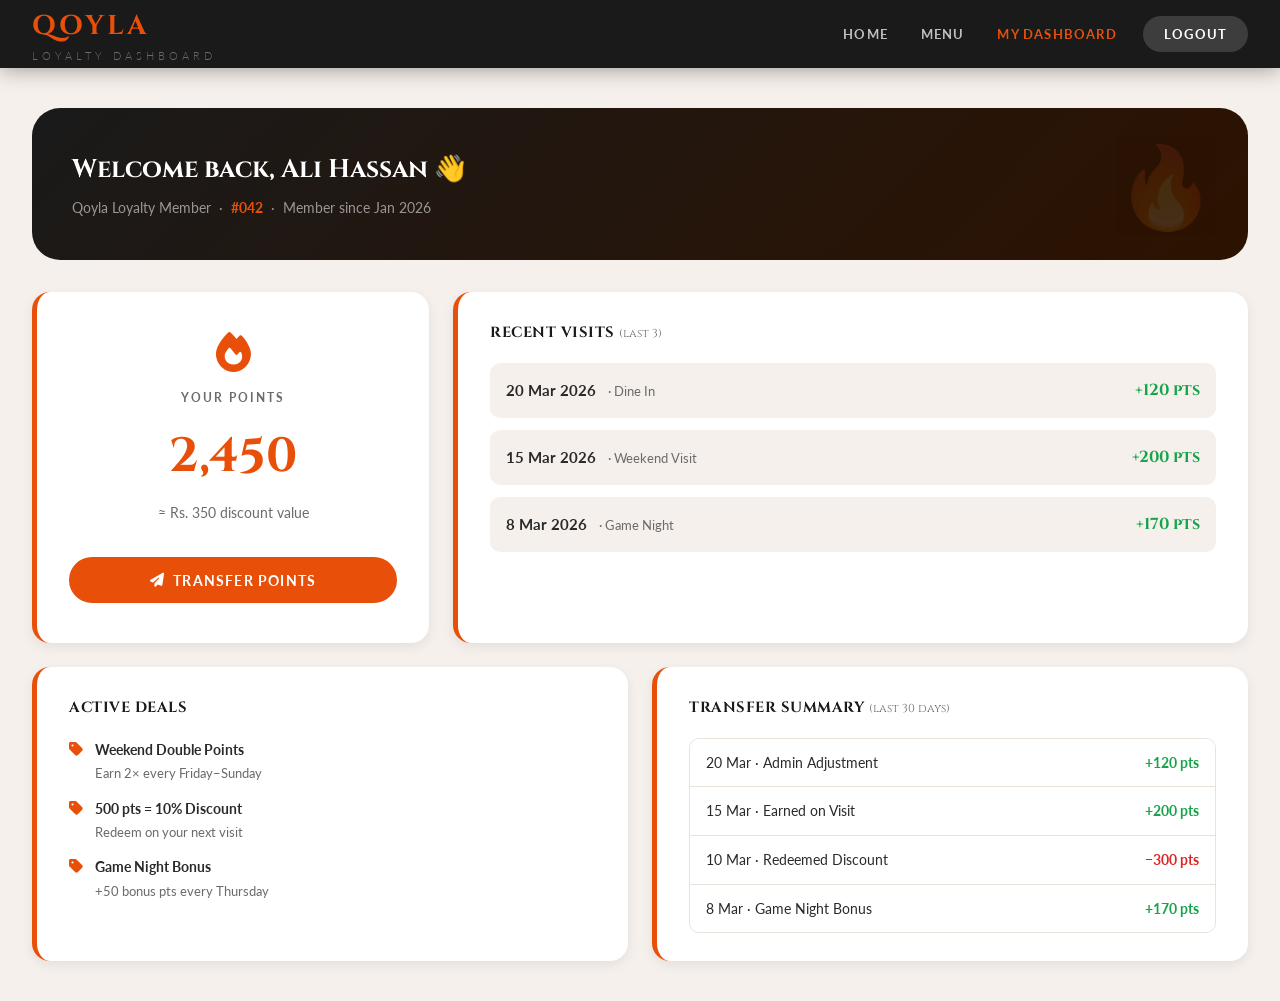
<file: dashboard/index.html>
<!DOCTYPE html>
<html lang="en">
<head>
  <meta charset="UTF-8"><meta name="viewport" content="width=device-width, initial-scale=1.0">
  <title>My Dashboard | Qoyla Loyalty</title>
  <link href="https://fonts.googleapis.com/css2?family=Cinzel:wght@400;600;700&family=Lato:wght@300;400;700&display=swap" rel="stylesheet">
  <link href="https://cdnjs.cloudflare.com/ajax/libs/font-awesome/6.4.0/css/all.min.css" rel="stylesheet">
  <link href="../assets/css/style.css" rel="stylesheet">
</head>
<body>

<!-- NOTE FOR BACKEND: this page requires auth_check.php at top -->
<!-- session_start(); require_once '../includes/auth_check.php'; -->

<nav class="qoyla-nav">
  <div class="nav-inner">
    <a href="../index.html" class="nav-brand">QOYLA<span>Loyalty Dashboard</span></a>
    <div class="nav-links">
      <a href="../index.html">Home</a>
      <a href="../menu.html">Menu</a>
      <a href="index.html" class="active">My Dashboard</a>
      <!-- NOTE FOR BACKEND: replace with: <a href="../auth/logout.php">Logout</a> -->
      <a href="../auth/login.html" class="nav-btn-login" style="background:var(--charcoal-light);">Logout</a>
    </div>
    <button class="nav-hamburger" id="navHamburger"><span></span><span></span><span></span></button>
  </div>
  <div class="nav-mobile" id="navMobile">
    <a href="../index.html">Home</a><a href="../menu.html">Menu</a>
    <a href="index.html">Dashboard</a><a href="../auth/login.html">Logout</a>
  </div>
</nav>

<div style="background:var(--off-white); min-height:100vh; padding:2.5rem 0;">
  <div class="container">

    <!-- Welcome Banner -->
    <!-- NOTE FOR BACKEND: replace static text with $customer['name'] and $customer['sr_no'] -->
    <div class="dashboard-banner" data-aos="fade-down">
      <h2>Welcome back, Ali Hassan 👋</h2>
      <p>Qoyla Loyalty Member &nbsp;·&nbsp; <strong style="color:var(--flame-orange);">#042</strong> &nbsp;·&nbsp; Member since Jan 2026</p>
    </div>

    <div style="display:grid; grid-template-columns:1fr 2fr; gap:1.5rem; margin-bottom:1.5rem;">

      <!-- LOYALTY POINTS CARD -->
      <div class="stat-card" style="text-align:center; padding:2.5rem 2rem;" data-aos="fade-up">
        <i class="fas fa-fire" style="font-size:2.5rem; color:var(--flame-orange); display:block; margin-bottom:1rem;"></i>
        <div style="font-size:0.72rem; font-weight:700; letter-spacing:2px; text-transform:uppercase; color:var(--text-muted); margin-bottom:0.5rem;">Your Points</div>
        <!-- NOTE FOR BACKEND: replace 2,450 with <?= number_format($customer['total_points']) ?> -->
        <div class="points-display" style="font-size:3rem; margin-bottom:0.3rem;">2,450</div>
        <div style="font-size:0.85rem; color:var(--text-muted); margin-bottom:2rem;">≈ Rs. 350 discount value</div>
        <!-- Transfer button opens modal -->
        <button class="btn-qoyla" style="width:100%; justify-content:center;" onclick="openModal('transferModal')">
          <i class="fas fa-paper-plane"></i> Transfer Points
        </button>
      </div>

      <!-- RECENT VISITS -->
      <div class="stat-card" data-aos="fade-up" data-aos-delay="100">
        <h4>Recent Visits <span style="font-size:0.72rem; color:var(--text-muted); font-weight:400; text-transform:none; letter-spacing:0;">(last 3)</span></h4>
        <!-- NOTE FOR BACKEND: PHP foreach($recentVisits as $v) loop -->
        <div style="display:flex; flex-direction:column; gap:0.75rem;">

          <div style="display:flex; justify-content:space-between; align-items:center; padding:0.85rem 1rem; background:var(--off-white); border-radius:var(--radius-sm);">
            <div>
              <span style="font-weight:700; font-size:0.95rem;">20 Mar 2026</span>
              <span style="color:var(--text-muted); font-size:0.82rem; margin-left:0.5rem;">· Dine In</span>
            </div>
            <span style="color:#16A34A; font-weight:700; font-family:'Cinzel',serif;">+120 pts</span>
          </div>

          <div style="display:flex; justify-content:space-between; align-items:center; padding:0.85rem 1rem; background:var(--off-white); border-radius:var(--radius-sm);">
            <div>
              <span style="font-weight:700; font-size:0.95rem;">15 Mar 2026</span>
              <span style="color:var(--text-muted); font-size:0.82rem; margin-left:0.5rem;">· Weekend Visit</span>
            </div>
            <span style="color:#16A34A; font-weight:700; font-family:'Cinzel',serif;">+200 pts</span>
          </div>

          <div style="display:flex; justify-content:space-between; align-items:center; padding:0.85rem 1rem; background:var(--off-white); border-radius:var(--radius-sm);">
            <div>
              <span style="font-weight:700; font-size:0.95rem;">8 Mar 2026</span>
              <span style="color:var(--text-muted); font-size:0.82rem; margin-left:0.5rem;">· Game Night</span>
            </div>
            <span style="color:#16A34A; font-weight:700; font-family:'Cinzel',serif;">+170 pts</span>
          </div>

        </div>
      </div>

    </div><!-- end top row -->

    <div style="display:grid; grid-template-columns:1fr 1fr; gap:1.5rem;">

      <!-- ACTIVE DEALS -->
      <div class="stat-card" data-aos="fade-up">
        <h4>Active Deals</h4>
        <!-- NOTE FOR BACKEND: PHP foreach($deals as $deal) -->
        <div style="display:flex; flex-direction:column; gap:0.75rem;">
          <div style="display:flex; gap:0.75rem; align-items:flex-start;">
            <i class="fas fa-tag" style="color:var(--flame-orange); margin-top:3px; flex-shrink:0;"></i>
            <div>
              <div style="font-weight:700; font-size:0.9rem;">Weekend Double Points</div>
              <div style="font-size:0.82rem; color:var(--text-muted);">Earn 2× every Friday–Sunday</div>
            </div>
          </div>
          <div style="display:flex; gap:0.75rem; align-items:flex-start;">
            <i class="fas fa-tag" style="color:var(--flame-orange); margin-top:3px; flex-shrink:0;"></i>
            <div>
              <div style="font-weight:700; font-size:0.9rem;">500 pts = 10% Discount</div>
              <div style="font-size:0.82rem; color:var(--text-muted);">Redeem on your next visit</div>
            </div>
          </div>
          <div style="display:flex; gap:0.75rem; align-items:flex-start;">
            <i class="fas fa-tag" style="color:var(--flame-orange); margin-top:3px; flex-shrink:0;"></i>
            <div>
              <div style="font-weight:700; font-size:0.9rem;">Game Night Bonus</div>
              <div style="font-size:0.82rem; color:var(--text-muted);">+50 bonus pts every Thursday</div>
            </div>
          </div>
        </div>
      </div>

      <!-- TRANSFER SUMMARY -->
      <div class="stat-card" data-aos="fade-up" data-aos-delay="100">
        <h4>Transfer Summary <span style="font-size:0.72rem; color:var(--text-muted); font-weight:400; text-transform:none; letter-spacing:0;">(last 30 days)</span></h4>
        <!-- NOTE FOR BACKEND: PHP foreach($transferHistory as $t) -->
        <div style="display:flex; flex-direction:column; gap:0; border:1px solid var(--border-light); border-radius:var(--radius-sm); overflow:hidden;">

          <div style="display:flex; justify-content:space-between; padding:0.75rem 1rem; font-size:0.87rem; border-bottom:1px solid var(--border-light); background:white;">
            <span>20 Mar · Admin Adjustment</span>
            <span style="color:#16A34A; font-weight:700;">+120 pts</span>
          </div>
          <div style="display:flex; justify-content:space-between; padding:0.75rem 1rem; font-size:0.87rem; border-bottom:1px solid var(--border-light); background:white;">
            <span>15 Mar · Earned on Visit</span>
            <span style="color:#16A34A; font-weight:700;">+200 pts</span>
          </div>
          <div style="display:flex; justify-content:space-between; padding:0.75rem 1rem; font-size:0.87rem; border-bottom:1px solid var(--border-light); background:white;">
            <span>10 Mar · Redeemed Discount</span>
            <span style="color:#DC2626; font-weight:700;">−300 pts</span>
          </div>
          <div style="display:flex; justify-content:space-between; padding:0.75rem 1rem; font-size:0.87rem; background:white;">
            <span>8 Mar · Game Night Bonus</span>
            <span style="color:#16A34A; font-weight:700;">+170 pts</span>
          </div>

        </div>
      </div>

    </div><!-- end bottom row -->

  </div>
</div>

<!-- ============================================================
     TRANSFER MODAL
     ============================================================ -->
<div class="modal-overlay" id="transferModal">
  <div class="modal-box">
    <div class="modal-header">
      <div class="modal-title">Transfer Points</div>
      <button class="modal-close" onclick="closeModal('transferModal')">&times;</button>
    </div>
    <p style="font-size:0.88rem; color:var(--text-muted); margin-bottom:1.5rem; line-height:1.7;">
      Transfer your points to admin for discount redemption, or transfer to hotel/another customer.
    </p>
    <!-- NOTE FOR BACKEND: action="transfer.php" method="POST" -->
    <!-- max value should be <?= $customer['total_points'] ?> -->
    <form>
      <div class="form-group">
        <label class="form-label">Points to Transfer</label>
        <input type="number" name="points" class="form-input" placeholder="e.g. 500" min="1" max="2450" required>
        <div class="form-hint">You have 2,450 points available</div>
      </div>
      <div class="form-group">
        <label class="form-label">Transfer To</label>
        <select name="transfer_type" class="form-select" style="appearance:none;">
          <option value="admin">Qoyla Admin — Discount Redemption</option>
          <option value="hotel">Transfer to Hotel</option>
          <option value="customer">Transfer to Another Customer</option>
        </select>
      </div>
      <div class="form-group" id="customerIdField" style="display:none;">
        <label class="form-label">Recipient Phone Number</label>
        <input type="tel" name="recipient_phone" class="form-input" placeholder="Customer's phone">
      </div>
      <button type="submit" class="btn-qoyla" style="width:100%; justify-content:center; margin-top:0.5rem;">
        Confirm Transfer <i class="fas fa-check"></i>
      </button>
    </form>
  </div>
</div>

<script src="../assets/js/main.js"></script>
<script>
  // Show recipient field when transferring to another customer
  document.querySelector('select[name="transfer_type"]').addEventListener('change', function() {
    document.getElementById('customerIdField').style.display = this.value === 'customer' ? 'block' : 'none';
  });
</script>
</body>
</html>
</file>
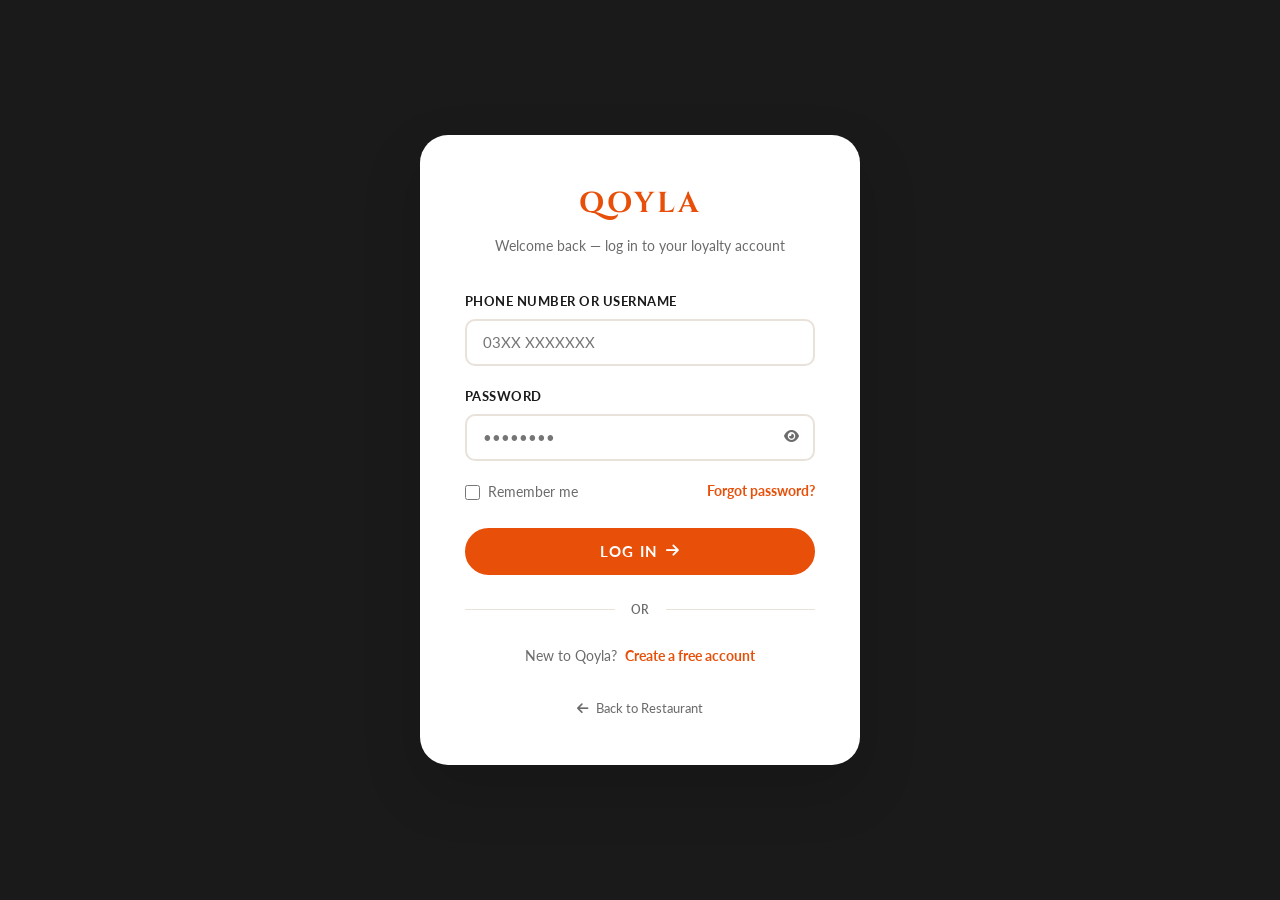
<file: auth/login.html>
<!DOCTYPE html>
<html lang="en">
<head>
  <meta charset="UTF-8"><meta name="viewport" content="width=device-width, initial-scale=1.0">
  <title>Login | Qoyla Restaurant</title>
  <link href="https://fonts.googleapis.com/css2?family=Cinzel:wght@400;600;700&family=Lato:wght@300;400;700&display=swap" rel="stylesheet">
  <link href="https://cdnjs.cloudflare.com/ajax/libs/font-awesome/6.4.0/css/all.min.css" rel="stylesheet">
  <link href="../assets/css/style.css" rel="stylesheet">
</head>
<body>

<div class="auth-page">
  <div class="auth-card" data-aos="zoom-in">

    <!-- Logo -->
    <div class="auth-logo">QOYLA</div>
    <p class="auth-sub">Welcome back — log in to your loyalty account</p>

    <!-- NOTE FOR BACKEND: show this div when PHP sets $loginError -->
    <!-- <div class="flash flash-error"><i class="fas fa-exclamation-circle"></i> Invalid phone or password.</div> -->

    <!-- NOTE FOR BACKEND: show this div when redirected with ?registered=1 -->
    <!-- <div class="flash flash-success"><i class="fas fa-check-circle"></i> Account created! Please log in.</div> -->

    <form method="POST" action="" data-loading>
      <div class="form-group">
        <label class="form-label">Phone Number or Username</label>
        <input type="text" name="identifier" class="form-input"
               placeholder="03XX XXXXXXX" required
               autocomplete="username">
      </div>

      <div class="form-group">
        <label class="form-label">Password</label>
        <div style="position:relative;">
          <input type="password" name="password" id="passwordField" class="form-input"
                 placeholder="••••••••" required
                 autocomplete="current-password"
                 style="padding-right:3rem;">
          <button type="button"
                  onclick="togglePassword('passwordField','eyeIcon')"
                  style="position:absolute;right:1rem;top:50%;transform:translateY(-50%);background:none;border:none;color:var(--text-muted);cursor:pointer;padding:0;line-height:1;">
            <i class="fas fa-eye" id="eyeIcon"></i>
          </button>
        </div>
      </div>

      <div style="display:flex; justify-content:space-between; align-items:center; margin-bottom:1.5rem;">
        <label style="display:flex; align-items:center; gap:0.5rem; cursor:pointer; font-size:0.88rem; color:var(--text-muted);">
          <input type="checkbox" name="remember" style="accent-color:var(--flame-orange); width:15px; height:15px;">
          Remember me
        </label>
        <a href="#" style="font-size:0.85rem; color:var(--flame-orange); font-weight:700;">Forgot password?</a>
      </div>

      <button type="submit" class="btn-qoyla" style="width:100%; justify-content:center; font-size:0.92rem;">
        Log In <i class="fas fa-arrow-right"></i>
      </button>
    </form>

    <div class="auth-divider"><span>or</span></div>

    <p style="text-align:center; font-size:0.9rem; color:var(--text-muted);">
      New to Qoyla?
      <a href="signup.html" style="color:var(--flame-orange); font-weight:700; margin-left:4px;">Create a free account</a>
    </p>

    <div style="text-align:center; margin-top:1.5rem;">
      <a href="../index.html" style="font-size:0.82rem; color:var(--text-muted);">
        <i class="fas fa-arrow-left" style="margin-right:5px;"></i> Back to Restaurant
      </a>
    </div>

  </div>
</div>

<script src="../assets/js/main.js"></script>
</body>
</html>
</file>
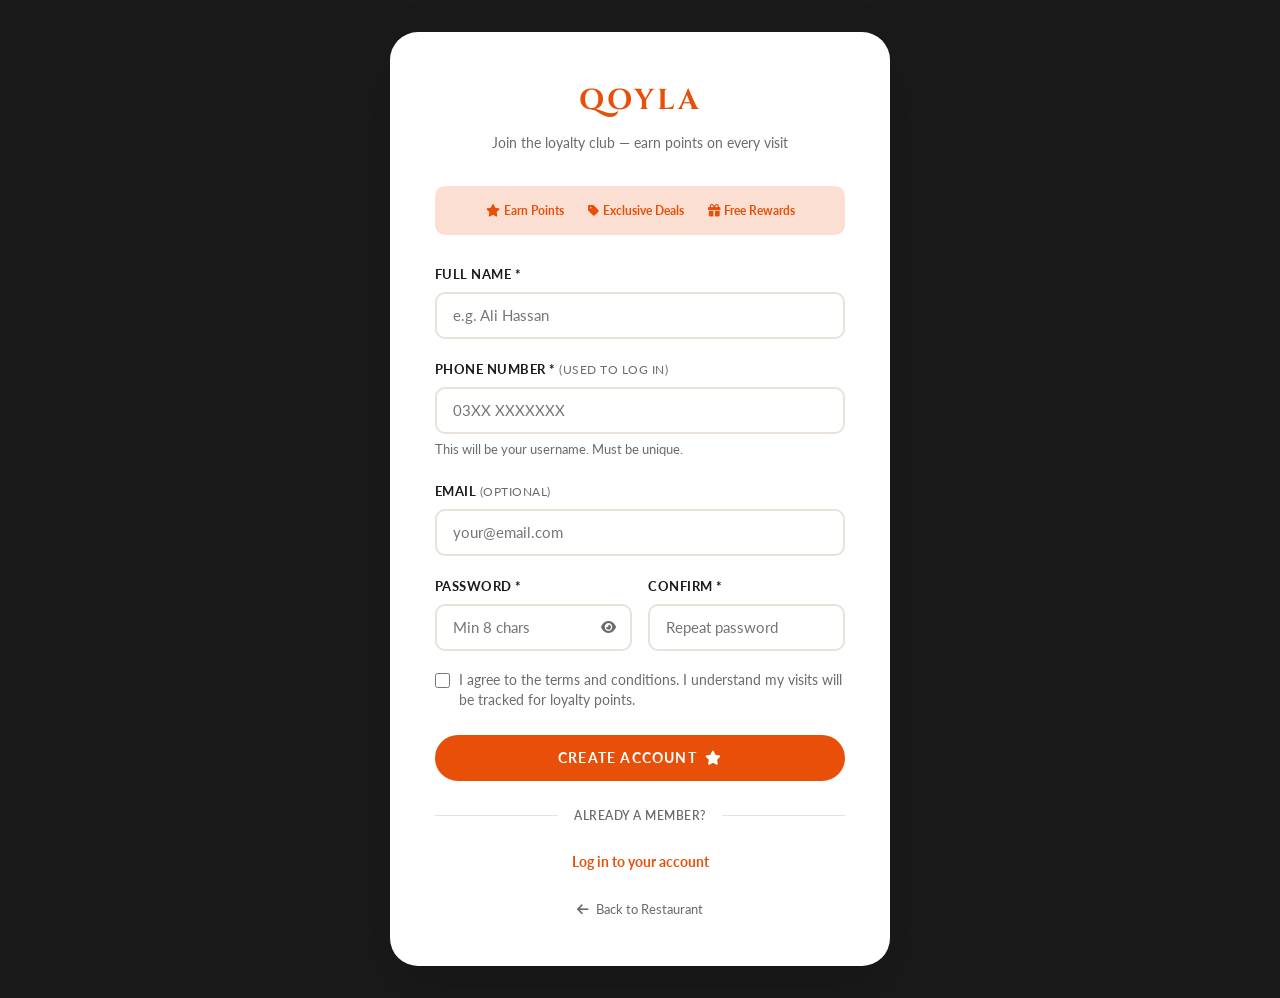
<file: auth/signup.html>
<!DOCTYPE html>
<html lang="en">
<head>
  <meta charset="UTF-8"><meta name="viewport" content="width=device-width, initial-scale=1.0">
  <title>Sign Up | Qoyla Loyalty Club</title>
  <link href="https://fonts.googleapis.com/css2?family=Cinzel:wght@400;600;700&family=Lato:wght@300;400;700&display=swap" rel="stylesheet">
  <link href="https://cdnjs.cloudflare.com/ajax/libs/font-awesome/6.4.0/css/all.min.css" rel="stylesheet">
  <link href="../assets/css/style.css" rel="stylesheet">
</head>
<body>

<div class="auth-page">
  <div class="auth-card" style="max-width:500px;" data-aos="zoom-in">

    <div class="auth-logo">QOYLA</div>
    <p class="auth-sub">Join the loyalty club — earn points on every visit</p>

    <!-- Perks strip -->
    <div style="background:var(--flame-glow); border-radius:var(--radius-sm); padding:0.85rem 1rem; margin-bottom:1.75rem; display:flex; gap:1.5rem; flex-wrap:wrap; justify-content:center;">
      <span style="font-size:0.78rem; font-weight:700; color:var(--flame-orange);"><i class="fas fa-star" style="margin-right:4px;"></i>Earn Points</span>
      <span style="font-size:0.78rem; font-weight:700; color:var(--flame-orange);"><i class="fas fa-tag" style="margin-right:4px;"></i>Exclusive Deals</span>
      <span style="font-size:0.78rem; font-weight:700; color:var(--flame-orange);"><i class="fas fa-gift" style="margin-right:4px;"></i>Free Rewards</span>
    </div>

    <!-- NOTE FOR BACKEND: show error div when $signupError is set -->
    <!-- <div class="flash flash-error"><i class="fas fa-exclamation-circle"></i> Phone already registered.</div> -->

    <form method="POST" action="" data-loading>

      <div class="form-group">
        <label class="form-label">Full Name *</label>
        <input type="text" name="name" class="form-input" placeholder="e.g. Ali Hassan" required>
      </div>

      <div class="form-group">
        <label class="form-label">Phone Number * <span style="font-size:0.72rem; color:var(--text-muted); font-weight:400;">(used to log in)</span></label>
        <input type="tel" name="phone" class="form-input" placeholder="03XX XXXXXXX" required autocomplete="username">
        <div class="form-hint">This will be your username. Must be unique.</div>
      </div>

      <div class="form-group">
        <label class="form-label">Email <span style="font-size:0.72rem; color:var(--text-muted); font-weight:400;">(optional)</span></label>
        <input type="email" name="email" class="form-input" placeholder="your@email.com">
      </div>

      <div style="display:grid; grid-template-columns:1fr 1fr; gap:1rem;">
        <div class="form-group">
          <label class="form-label">Password *</label>
          <div style="position:relative;">
            <input type="password" name="password" id="passField" class="form-input"
                   placeholder="Min 8 chars" required style="padding-right:3rem;">
            <button type="button" onclick="togglePassword('passField','eyeIcon1')"
                    style="position:absolute;right:1rem;top:50%;transform:translateY(-50%);background:none;border:none;color:var(--text-muted);cursor:pointer;">
              <i class="fas fa-eye" id="eyeIcon1"></i>
            </button>
          </div>
        </div>
        <div class="form-group">
          <label class="form-label">Confirm *</label>
          <input type="password" name="confirm_password" class="form-input" placeholder="Repeat password" required>
        </div>
      </div>

      <div style="margin-bottom:1.5rem;">
        <label style="display:flex; align-items:flex-start; gap:0.6rem; cursor:pointer; font-size:0.85rem; color:var(--text-muted); line-height:1.5;">
          <input type="checkbox" name="terms" required style="accent-color:var(--flame-orange); width:15px; height:15px; margin-top:3px; flex-shrink:0;">
          I agree to the terms and conditions. I understand my visits will be tracked for loyalty points.
        </label>
      </div>

      <button type="submit" class="btn-qoyla" style="width:100%; justify-content:center;">
        Create Account <i class="fas fa-star"></i>
      </button>
    </form>

    <div class="auth-divider"><span>already a member?</span></div>

    <p style="text-align:center; font-size:0.9rem; color:var(--text-muted);">
      <a href="login.html" style="color:var(--flame-orange); font-weight:700;">Log in to your account</a>
    </p>

    <div style="text-align:center; margin-top:1.25rem;">
      <a href="../index.html" style="font-size:0.82rem; color:var(--text-muted);">
        <i class="fas fa-arrow-left" style="margin-right:5px;"></i> Back to Restaurant
      </a>
    </div>

  </div>
</div>

<script src="../assets/js/main.js"></script>
</body>
</html>
</file>
<file: assets/css/style.css>
/* ================================================================
   QOYLA RESTAURANT — GLOBAL STYLESHEET
   assets/css/style.css
   ================================================================ */

/* ---------- GOOGLE FONTS (loaded in each HTML file's <head>) ---------- */
/* Cinzel — headings/logo | Lato — body text */

/* ---------- CSS VARIABLES ---------- */
:root {
  --charcoal-black: #1A1A1A;
  --charcoal-mid: #2C2C2C;
  --charcoal-light: #3D3D3D;
  --flame-orange: #E8500A;
  --flame-dark: #C44108;
  --flame-glow: rgba(232, 80, 10, 0.18);
  --off-white: #F5F0EB;
  --warm-white: #FFFFFF;
  --text-body: #2A2A2A;
  --text-muted: #6B6B6B;
  --border-light: #E8E2DA;
  --shadow-sm: 0 4px 12px rgba(0, 0, 0, 0.07);
  --shadow-md: 0 10px 32px rgba(0, 0, 0, 0.11);
  --shadow-lg: 0 24px 60px rgba(0, 0, 0, 0.15);
  --shadow-orange: 0 8px 28px rgba(232, 80, 10, 0.32);
  --transition: all 0.3s cubic-bezier(0.4, 0, 0.2, 1);
  --radius-sm: 10px;
  --radius-md: 18px;
  --radius-lg: 28px;
  --radius-pill: 50px;
}

/* ---------- RESET & BASE ---------- */
*,
*::before,
*::after {
  box-sizing: border-box;
  margin: 0;
  padding: 0;
}

html {
  scroll-behavior: smooth;
}

body {
  font-family: 'Lato', sans-serif;
  background-color: var(--off-white);
  color: var(--text-body);
  overflow-x: hidden;
  line-height: 1.7;
  -webkit-font-smoothing: antialiased;
  display: flex;
  flex-direction: column;
  min-height: 100vh;
  overflow-wrap: break-word;
  word-break: break-word;
}

img {
  max-width: 100%;
  height: auto;
  display: block;
}

a {
  text-decoration: none;
  color: inherit;
  transition: var(--transition);
}

ul {
  list-style: none;
  padding: 0;
  margin: 0;
}

/* ---------- SCROLLBAR STYLING ---------- */
::-webkit-scrollbar {
  width: 7px;
}

::-webkit-scrollbar-track {
  background: var(--off-white);
}

::-webkit-scrollbar-thumb {
  background: var(--flame-orange);
  border-radius: 4px;
}

/* ================================================================
   TYPOGRAPHY
   ================================================================ */
h1,
h2,
h3,
h4,
.display {
  font-family: 'Cinzel', serif;
}

.section-title {
  font-family: 'Cinzel', serif;
  font-size: clamp(1.9rem, 3.5vw, 2.8rem);
  font-weight: 700;
  color: var(--charcoal-black);
  line-height: 1.2;
  position: relative;
  display: inline-block;
  margin-bottom: 0.75rem;
}

.section-title::after {
  content: '';
  position: absolute;
  bottom: -12px;
  left: 0;
  width: 64px;
  height: 4px;
  background: var(--flame-orange);
  border-radius: 4px;
}

.section-title.center-line {
  display: block;
  text-align: center;
}

.section-title.center-line::after {
  left: 50%;
  transform: translateX(-50%);
}

.section-title.white-title {
  color: white;
}

.section-title.white-title::after {
  background: var(--flame-orange);
}

.section-sub {
  font-size: 1.05rem;
  color: var(--text-muted);
  margin-top: 1.4rem;
  max-width: 560px;
}

.section-sub.centered {
  text-align: center;
  margin-left: auto;
  margin-right: auto;
}

/* ================================================================
   NAVBAR
   ================================================================ */
.qoyla-nav {
  background: var(--charcoal-black);
  padding: 0;
  position: sticky;
  top: 0;
  z-index: 1000;
  box-shadow: 0 2px 20px rgba(0, 0, 0, 0.35);
}

.qoyla-nav .nav-inner {
  display: flex;
  align-items: center;
  justify-content: space-between;
  max-width: 1280px;
  margin: 0 auto;
  padding: 0 2rem;
  height: 68px;
}

.nav-brand {
  font-family: 'Cinzel', serif;
  font-size: 1.7rem;
  font-weight: 700;
  color: var(--flame-orange);
  letter-spacing: 3px;
  flex-shrink: 0;
}

.nav-brand span {
  color: rgba(255, 255, 255, 0.35);
  font-size: 0.7rem;
  display: block;
  letter-spacing: 4px;
  margin-top: -4px;
  font-family: 'Lato', sans-serif;
  font-weight: 300;
  text-transform: uppercase;
}

.nav-links {
  display: flex;
  align-items: center;
  gap: 0.25rem;
}

.nav-links a {
  color: rgba(255, 255, 255, 0.72);
  font-family: 'Lato', sans-serif;
  font-size: 0.82rem;
  font-weight: 700;
  letter-spacing: 1.2px;
  text-transform: uppercase;
  padding: 0.5rem 0.9rem;
  border-radius: var(--radius-sm);
  transition: var(--transition);
}

.nav-links a:hover {
  color: var(--flame-orange);
  background: rgba(232, 80, 10, 0.1);
}

.nav-links a.active {
  color: var(--flame-orange);
}

.nav-links .nav-btn-login {
  background: var(--flame-orange);
  color: white !important;
  border-radius: var(--radius-pill);
  padding: 0.45rem 1.3rem !important;
  margin-left: 0.5rem;
}

.nav-links .nav-btn-login:hover {
  background: var(--flame-dark);
  box-shadow: var(--shadow-orange);
  transform: translateY(-1px);
}

/* Hamburger */
.nav-hamburger {
  display: none;
  flex-direction: column;
  gap: 5px;
  cursor: pointer;
  padding: 6px;
  border: none;
  background: none;
}

.nav-hamburger span {
  display: block;
  width: 24px;
  height: 2px;
  background: white;
  border-radius: 2px;
  transition: var(--transition);
}

.nav-mobile {
  display: none;
  background: #111;
  padding: 1rem 2rem;
}

.nav-mobile.open {
  display: block;
}

.nav-mobile a {
  display: block;
  color: rgba(255, 255, 255, 0.75);
  font-size: 0.9rem;
  font-weight: 700;
  letter-spacing: 1px;
  text-transform: uppercase;
  padding: 0.75rem 0;
  border-bottom: 1px solid rgba(255, 255, 255, 0.06);
  transition: var(--transition);
}

.nav-mobile a:hover {
  color: var(--flame-orange);
  padding-left: 8px;
}

/* ================================================================
   BUTTONS
   ================================================================ */
.btn-qoyla {
  display: inline-flex;
  align-items: center;
  gap: 0.5rem;
  background: var(--flame-orange);
  color: white;
  border: 2px solid var(--flame-orange);
  border-radius: var(--radius-pill);
  padding: 0.78rem 2.2rem;
  font-family: 'Lato', sans-serif;
  font-weight: 700;
  font-size: 0.88rem;
  letter-spacing: 1.2px;
  text-transform: uppercase;
  cursor: pointer;
  transition: var(--transition);
  white-space: nowrap;
}

.btn-qoyla:hover {
  background: var(--flame-dark);
  border-color: var(--flame-dark);
  color: white;
  transform: translateY(-2px);
  box-shadow: var(--shadow-orange);
}

.btn-qoyla-outline {
  display: inline-flex;
  align-items: center;
  gap: 0.5rem;
  background: transparent;
  color: var(--flame-orange);
  border: 2px solid var(--flame-orange);
  border-radius: var(--radius-pill);
  padding: 0.78rem 2.2rem;
  font-family: 'Lato', sans-serif;
  font-weight: 700;
  font-size: 0.88rem;
  letter-spacing: 1.2px;
  text-transform: uppercase;
  cursor: pointer;
  transition: var(--transition);
  white-space: nowrap;
}

.btn-qoyla-outline:hover {
  background: var(--flame-orange);
  color: white;
  transform: translateY(-2px);
  box-shadow: var(--shadow-orange);
}

.btn-qoyla-ghost {
  display: inline-flex;
  align-items: center;
  gap: 0.5rem;
  background: transparent;
  color: white;
  border: 2px solid rgba(255, 255, 255, 0.45);
  border-radius: var(--radius-pill);
  padding: 0.78rem 2.2rem;
  font-family: 'Lato', sans-serif;
  font-weight: 700;
  font-size: 0.88rem;
  letter-spacing: 1.2px;
  text-transform: uppercase;
  cursor: pointer;
  transition: var(--transition);
}

.btn-qoyla-ghost:hover {
  border-color: var(--flame-orange);
  color: var(--flame-orange);
  transform: translateY(-2px);
}

.btn-sm-action {
  display: inline-flex;
  align-items: center;
  gap: 0.35rem;
  background: var(--flame-orange);
  color: white;
  border: none;
  border-radius: var(--radius-sm);
  padding: 0.4rem 0.9rem;
  font-size: 0.78rem;
  font-weight: 700;
  cursor: pointer;
  transition: var(--transition);
}

.btn-sm-action:hover {
  background: var(--flame-dark);
}

.btn-sm-outline {
  display: inline-flex;
  align-items: center;
  gap: 0.35rem;
  background: transparent;
  color: var(--charcoal-light);
  border: 1.5px solid #ddd;
  border-radius: var(--radius-sm);
  padding: 0.4rem 0.9rem;
  font-size: 0.78rem;
  font-weight: 700;
  cursor: pointer;
  transition: var(--transition);
}

.btn-sm-outline:hover {
  border-color: var(--flame-orange);
  color: var(--flame-orange);
}

/* ================================================================
   CARDS
   ================================================================ */
.qoyla-card {
  background: var(--warm-white);
  border-radius: var(--radius-md);
  overflow: hidden;
  box-shadow: var(--shadow-sm);
  transition: var(--transition);
  border: 1px solid rgba(0, 0, 0, 0.04);
}

.qoyla-card:hover {
  transform: translateY(-7px);
  box-shadow: var(--shadow-md);
}

.stat-card {
  background: var(--warm-white);
  border-radius: var(--radius-md);
  padding: 1.75rem 2rem;
  box-shadow: var(--shadow-sm);
  border-left: 5px solid var(--flame-orange);
  transition: var(--transition);
}

.stat-card:hover {
  box-shadow: var(--shadow-md);
}

.stat-card h4 {
  font-family: 'Cinzel', serif;
  font-size: 0.92rem;
  font-weight: 700;
  letter-spacing: 0.5px;
  color: var(--charcoal-black);
  margin-bottom: 1.1rem;
  text-transform: uppercase;
}

/* ================================================================
   FORMS
   ================================================================ */
.form-group {
  margin-bottom: 1.2rem;
}

.form-label {
  display: block;
  font-weight: 700;
  font-size: 0.83rem;
  letter-spacing: 0.5px;
  color: var(--charcoal-black);
  margin-bottom: 0.4rem;
  text-transform: uppercase;
}

.form-input,
.form-select,
.form-textarea {
  width: 100%;
  border: 2px solid var(--border-light);
  border-radius: var(--radius-sm);
  padding: 0.78rem 1rem;
  font-family: 'Lato', sans-serif;
  font-size: 0.95rem;
  color: var(--text-body);
  background: white;
  transition: var(--transition);
  outline: none;
  appearance: none;
}

.form-input:focus,
.form-select:focus,
.form-textarea:focus {
  border-color: var(--flame-orange);
  box-shadow: 0 0 0 4px var(--flame-glow);
}

.form-textarea {
  resize: vertical;
  min-height: 130px;
}

.form-hint {
  font-size: 0.8rem;
  color: var(--text-muted);
  margin-top: 0.3rem;
}

/* Flash messages */
.flash {
  border-radius: var(--radius-sm);
  padding: 1rem 1.25rem;
  margin-bottom: 1.5rem;
  display: flex;
  align-items: center;
  gap: 0.75rem;
  font-size: 0.92rem;
  font-weight: 600;
}

.flash-success {
  background: #F0FDF4;
  border: 1.5px solid #BBF7D0;
  color: #166534;
}

.flash-error {
  background: #FFF1F2;
  border: 1.5px solid #FECDD3;
  color: #9F1239;
}

/* ================================================================
   BADGES & STATUS
   ================================================================ */
.badge-orange {
  background: var(--flame-orange);
  color: white;
  font-size: 0.72rem;
  font-weight: 700;
  letter-spacing: 0.8px;
  text-transform: uppercase;
  padding: 0.28rem 0.8rem;
  border-radius: var(--radius-pill);
  display: inline-block;
}

.badge-dark {
  background: var(--charcoal-black);
  color: var(--flame-orange);
  font-size: 0.72rem;
  font-weight: 700;
  padding: 0.28rem 0.8rem;
  border-radius: var(--radius-pill);
  display: inline-block;
  border: 1.5px solid var(--flame-orange);
}

.points-display {
  font-family: 'Cinzel', serif;
  font-size: 2.4rem;
  font-weight: 700;
  color: var(--flame-orange);
}

/* Status badges */
.status {
  border-radius: var(--radius-pill);
  font-size: 0.75rem;
  font-weight: 700;
  padding: 0.3rem 0.85rem;
  display: inline-block;
}

.status-green {
  background: #DCFCE7;
  color: #16A34A;
}

.status-yellow {
  background: #FEF3C7;
  color: #D97706;
}

.status-orange {
  background: #FFEDD5;
  color: #EA580C;
}

.status-red {
  background: #FEE2E2;
  color: #DC2626;
}

/* ================================================================
   DEAL CARD
   ================================================================ */
.deal-card {
  background: var(--warm-white);
  border-radius: var(--radius-md);
  overflow: hidden;
  position: relative;
  box-shadow: var(--shadow-sm);
  transition: var(--transition);
  border: 1px solid rgba(0, 0, 0, 0.04);
  display: flex;
  flex-direction: column;
}

.deal-card-img {
  width: 100%;
  height: 180px;
  object-fit: cover;
  display: block;
}

.deal-card:hover {
  transform: translateY(-6px);
  box-shadow: var(--shadow-md);
}

.deal-card .deal-ribbon {
  position: absolute;
  top: 1rem;
  right: 1rem;
  background: var(--flame-orange);
  color: white;
  font-size: 0.65rem;
  font-weight: 700;
  letter-spacing: 1px;
  text-transform: uppercase;
  padding: 0.25rem 0.75rem;
  border-radius: var(--radius-pill);
}

.deal-card .deal-body {
  padding: 1.6rem;
}

.deal-icon {
  width: 52px;
  height: 52px;
  border-radius: 14px;
  background: var(--flame-glow);
  display: flex;
  align-items: center;
  justify-content: center;
  font-size: 1.4rem;
  margin-bottom: 1rem;
}

.deal-title {
  font-family: 'Cinzel', serif;
  font-size: 1rem;
  font-weight: 700;
  margin-bottom: 0.4rem;
  color: var(--charcoal-black);
}

.deal-desc {
  font-size: 0.87rem;
  color: var(--text-muted);
  margin-bottom: 1rem;
  line-height: 1.6;
}

/* ================================================================
   MENU ITEM CARD
   ================================================================ */
.menu-card {
  background: white;
  border-radius: var(--radius-md);
  overflow: hidden;
  box-shadow: var(--shadow-sm);
  transition: var(--transition);
  height: 100%;
  border: 1px solid rgba(0, 0, 0, 0.04);
}

.menu-card:hover {
  transform: translateY(-6px);
  box-shadow: var(--shadow-md);
}

.menu-card img {
  width: 100%;
  height: 210px;
  object-fit: cover;
  transition: transform 0.5s ease;
}

.menu-card:hover img {
  transform: scale(1.04);
}

.menu-card .menu-body {
  padding: 1.2rem 1.3rem 1.4rem;
}

.menu-card .menu-name {
  font-family: 'Cinzel', serif;
  font-size: 0.98rem;
  font-weight: 700;
  margin-bottom: 0.3rem;
}

.menu-card .menu-desc {
  font-size: 0.83rem;
  color: var(--text-muted);
  margin-bottom: 0.8rem;
  line-height: 1.5;
}

.menu-card .menu-price {
  font-family: 'Cinzel', serif;
  font-size: 1.05rem;
  font-weight: 700;
  color: var(--flame-orange);
}

/* Menu filter tabs */
.menu-filters {
  display: flex;
  flex-wrap: wrap;
  gap: 0.5rem;
  margin-bottom: 2.5rem;
}

.menu-filter-btn {
  border: 2px solid var(--border-light);
  background: transparent;
  color: var(--charcoal-black);
  border-radius: var(--radius-pill);
  padding: 0.5rem 1.4rem;
  font-family: 'Lato', sans-serif;
  font-weight: 700;
  font-size: 0.82rem;
  letter-spacing: 0.8px;
  text-transform: uppercase;
  cursor: pointer;
  transition: var(--transition);
}

.menu-filter-btn:hover {
  border-color: var(--flame-orange);
  color: var(--flame-orange);
}

.menu-filter-btn.active {
  background: var(--flame-orange);
  border-color: var(--flame-orange);
  color: white;
}

/* ================================================================
   GALLERY
   ================================================================ */
.gallery-grid {
  display: grid;
  grid-template-columns: repeat(4, 1fr);
  gap: 1rem;
}

.gallery-item {
  border-radius: var(--radius-md);
  overflow: hidden;
  position: relative;
  aspect-ratio: 1;
  cursor: pointer;
}

.gallery-item img {
  width: 100%;
  height: 100%;
  object-fit: cover;
  transition: transform 0.5s ease;
}

.gallery-item:hover img {
  transform: scale(1.08);
}

.gallery-overlay {
  position: absolute;
  inset: 0;
  background: linear-gradient(to top, rgba(26, 26, 26, 0.88) 0%, transparent 55%);
  opacity: 0;
  transition: var(--transition);
  display: flex;
  align-items: flex-end;
  padding: 1.2rem;
}

.gallery-item:hover .gallery-overlay {
  opacity: 1;
}

.gallery-caption {
  color: white;
  font-family: 'Cinzel', serif;
  font-size: 0.85rem;
  font-weight: 600;
}

.gallery-filter-bar {
  display: flex;
  flex-wrap: wrap;
  gap: 0.5rem;
  margin-bottom: 2rem;
}

.gallery-filter-btn {
  border: 2px solid var(--border-light);
  background: transparent;
  color: var(--charcoal-black);
  border-radius: var(--radius-pill);
  padding: 0.45rem 1.2rem;
  font-family: 'Lato', sans-serif;
  font-weight: 700;
  font-size: 0.8rem;
  letter-spacing: 0.8px;
  text-transform: uppercase;
  cursor: pointer;
  transition: var(--transition);
}

.gallery-filter-btn:hover {
  border-color: var(--charcoal-black);
  background: var(--charcoal-black);
  color: white;
}

.gallery-filter-btn.active {
  background: var(--charcoal-black);
  border-color: var(--charcoal-black);
  color: white;
}

.gallery-item.hidden {
  display: none;
}

/* ================================================================
   FOOTER
   ================================================================ */
.qoyla-footer {
  background: var(--charcoal-black);
  color: rgba(255, 255, 255, 0.65);
  padding: 5rem 0 0;
}

.footer-inner {
  max-width: 1280px;
  margin: 0 auto;
  padding: 0 2rem;
  display: grid;
  grid-template-columns: 2fr 1fr 1fr 1.5fr;
  gap: 3rem;
}

.footer-brand-name {
  font-family: 'Cinzel', serif;
  font-size: 2rem;
  font-weight: 700;
  color: var(--flame-orange);
  margin-bottom: 0.75rem;
}

.footer-tagline {
  font-size: 0.9rem;
  line-height: 1.8;
  margin-bottom: 1.5rem;
}

.social-row {
  display: flex;
  gap: 0.6rem;
}

.social-btn {
  width: 38px;
  height: 38px;
  border-radius: 50%;
  border: 1.5px solid rgba(255, 255, 255, 0.18);
  display: flex;
  align-items: center;
  justify-content: center;
  color: rgba(255, 255, 255, 0.65);
  font-size: 0.85rem;
  transition: var(--transition);
}

.social-btn:hover {
  background: var(--flame-orange);
  border-color: var(--flame-orange);
  color: white;
  transform: translateY(-3px);
}

.footer-col-title {
  font-family: 'Cinzel', serif;
  font-size: 0.78rem;
  font-weight: 700;
  letter-spacing: 2px;
  text-transform: uppercase;
  color: white;
  margin-bottom: 1.2rem;
}

.footer-links a {
  display: block;
  color: rgba(255, 255, 255, 0.58);
  font-size: 0.88rem;
  margin-bottom: 0.6rem;
  transition: var(--transition);
}

.footer-links a:hover {
  color: var(--flame-orange);
  padding-left: 5px;
}

.footer-contact-item {
  display: flex;
  align-items: flex-start;
  gap: 0.6rem;
  margin-bottom: 0.75rem;
  font-size: 0.88rem;
}

.footer-contact-item i {
  color: var(--flame-orange);
  margin-top: 3px;
  flex-shrink: 0;
}

.footer-bottom {
  max-width: 1280px;
  margin: 0 auto;
  padding: 1.5rem 2rem;
  border-top: 1px solid rgba(255, 255, 255, 0.08);
  display: flex;
  justify-content: space-between;
  align-items: center;
  flex-wrap: wrap;
  gap: 0.75rem;
  margin-top: 3rem;
}

.footer-bottom p {
  font-size: 0.82rem;
}

/* ================================================================
   HERO (HOME)
   ================================================================ */
.hero-section {
  min-height: 93vh;
  background: linear-gradient(135deg, rgba(10, 10, 10, 0.88) 0%, rgba(26, 12, 4, 0.72) 100%),
    url('https://images.unsplash.com/photo-1585937421612-70a008356fbe?w=1600&q=85') center/cover no-repeat;
  display: flex;
  align-items: center;
  position: relative;
  overflow: hidden;
}

.hero-section::before {
  content: '';
  position: absolute;
  bottom: 0;
  left: 0;
  right: 0;
  height: 160px;
  background: linear-gradient(to top, var(--off-white), transparent);
  z-index: 1;
}

.hero-content {
  position: relative;
  z-index: 2;
  max-width: 1280px;
  margin: 0 auto;
  padding: 0 2rem;
  width: 100%;
}

.hero-eyebrow {
  display: inline-flex;
  align-items: center;
  gap: 0.5rem;
  background: rgba(232, 80, 10, 0.15);
  border: 1px solid rgba(232, 80, 10, 0.35);
  color: var(--flame-orange);
  font-size: 0.78rem;
  font-weight: 700;
  letter-spacing: 2px;
  text-transform: uppercase;
  padding: 0.4rem 1rem;
  border-radius: var(--radius-pill);
  margin-bottom: 1.5rem;
}

.hero-title {
  font-family: 'Cinzel', serif;
  font-size: clamp(3.2rem, 7vw, 6.5rem);
  font-weight: 700;
  color: white;
  line-height: 1.05;
  margin-bottom: 1.2rem;
}

.hero-title .highlight {
  color: var(--flame-orange);
  display: block;
}

.hero-subtitle {
  font-size: clamp(1rem, 1.8vw, 1.2rem);
  color: rgba(255, 255, 255, 0.72);
  max-width: 480px;
  margin-bottom: 2.5rem;
  line-height: 1.85;
  font-weight: 300;
}

.hero-cta {
  display: flex;
  gap: 1rem;
  flex-wrap: wrap;
  margin-bottom: 3.5rem;
}

.hero-stats {
  display: flex;
  gap: 2.5rem;
  flex-wrap: wrap;
}

.hero-stat-num {
  font-family: 'Cinzel', serif;
  font-size: 1.7rem;
  font-weight: 700;
  color: white;
  display: block;
}

.hero-stat-label {
  font-size: 0.78rem;
  color: rgba(255, 255, 255, 0.5);
  letter-spacing: 1px;
  text-transform: uppercase;
}

/* ================================================================
   ADMIN LAYOUT
   ================================================================ */
.admin-wrap {
  display: flex;
  min-height: 100vh;
  background: #F0EBE4;
}

.admin-sidebar {
  width: 240px;
  background: var(--charcoal-black);
  padding: 0;
  position: fixed;
  top: 0;
  left: 0;
  bottom: 0;
  z-index: 200;
  display: flex;
  flex-direction: column;
  overflow-y: auto;
}

.admin-sidebar-brand {
  padding: 1.6rem 1.5rem;
  border-bottom: 1px solid rgba(255, 255, 255, 0.07);
}

.admin-sidebar-brand .brand-name {
  font-family: 'Cinzel', serif;
  font-size: 1.4rem;
  font-weight: 700;
  color: var(--flame-orange);
  letter-spacing: 2px;
}

.admin-sidebar-brand .brand-sub {
  font-size: 0.68rem;
  color: rgba(255, 255, 255, 0.3);
  letter-spacing: 3px;
  text-transform: uppercase;
  margin-top: 2px;
}

.admin-nav {
  padding: 1.25rem 0.75rem;
  flex: 1;
}

.admin-nav-section-label {
  font-size: 0.65rem;
  font-weight: 700;
  letter-spacing: 2px;
  color: rgba(255, 255, 255, 0.25);
  text-transform: uppercase;
  padding: 0.75rem 0.75rem 0.4rem;
}

.admin-nav-link {
  display: flex;
  align-items: center;
  gap: 0.75rem;
  color: rgba(255, 255, 255, 0.58);
  padding: 0.7rem 0.75rem;
  border-radius: var(--radius-sm);
  margin-bottom: 0.15rem;
  font-size: 0.88rem;
  font-weight: 600;
  transition: var(--transition);
  cursor: pointer;
}

.admin-nav-link i {
  width: 18px;
  text-align: center;
  font-size: 0.9rem;
}

.admin-nav-link:hover,
.admin-nav-link.active {
  background: rgba(232, 80, 10, 0.13);
  color: var(--flame-orange);
}

.admin-sidebar-footer {
  padding: 1rem 0.75rem;
  border-top: 1px solid rgba(255, 255, 255, 0.07);
}

.admin-main {
  margin-left: 240px;
  flex: 1;
  padding: 2rem 2.5rem;
  min-height: 100vh;
}

.admin-topbar {
  display: flex;
  justify-content: space-between;
  align-items: center;
  margin-bottom: 2rem;
}

.admin-topbar h1 {
  font-family: 'Cinzel', serif;
  font-size: 1.6rem;
  font-weight: 700;
  color: var(--charcoal-black);
}

.admin-stat-grid {
  display: grid;
  grid-template-columns: repeat(4, 1fr);
  gap: 1.25rem;
  margin-bottom: 2rem;
}

.admin-stat-card {
  background: white;
  border-radius: var(--radius-md);
  padding: 1.4rem 1.6rem;
  box-shadow: var(--shadow-sm);
  position: relative;
  overflow: hidden;
}

.admin-stat-card::before {
  content: '';
  position: absolute;
  top: 0;
  left: 0;
  right: 0;
  height: 4px;
  background: var(--flame-orange);
}

.admin-stat-num {
  font-family: 'Cinzel', serif;
  font-size: 2rem;
  font-weight: 700;
  color: var(--charcoal-black);
  margin: 0.3rem 0;
}

.admin-stat-label {
  font-size: 0.78rem;
  font-weight: 700;
  letter-spacing: 0.8px;
  text-transform: uppercase;
  color: var(--text-muted);
}

.admin-stat-icon {
  position: absolute;
  right: 1.2rem;
  top: 50%;
  transform: translateY(-50%);
  font-size: 2.2rem;
  opacity: 0.07;
  color: var(--flame-orange);
}

/* Admin table */
.admin-table-card {
  background: white;
  border-radius: var(--radius-md);
  box-shadow: var(--shadow-sm);
  overflow: hidden;
}

.admin-table-header {
  padding: 1.25rem 1.5rem;
  display: flex;
  justify-content: space-between;
  align-items: center;
  border-bottom: 1px solid var(--border-light);
  flex-wrap: wrap;
  gap: 0.75rem;
}

.admin-table-header h3 {
  font-family: 'Cinzel', serif;
  font-size: 1rem;
  font-weight: 700;
  color: var(--charcoal-black);
}

.admin-search {
  border: 2px solid var(--border-light);
  border-radius: var(--radius-pill);
  padding: 0.45rem 1rem;
  font-size: 0.85rem;
  outline: none;
  transition: var(--transition);
  min-width: 220px;
  font-family: 'Lato', sans-serif;
}

.admin-search:focus {
  border-color: var(--flame-orange);
}

.admin-table {
  width: 100%;
  border-collapse: collapse;
}

.admin-table thead tr {
  background: var(--charcoal-black);
}

.admin-table thead th {
  font-family: 'Cinzel', serif;
  font-size: 0.72rem;
  font-weight: 700;
  letter-spacing: 1px;
  text-transform: uppercase;
  color: rgba(255, 255, 255, 0.75);
  padding: 0.9rem 1.2rem;
  border: none;
  white-space: nowrap;
}

.admin-table tbody tr {
  transition: var(--transition);
}

.admin-table tbody tr:hover {
  background: #FFF8F5;
}

.admin-table tbody td {
  padding: 0.85rem 1.2rem;
  border-bottom: 1px solid #F2ECE6;
  font-size: 0.9rem;
  vertical-align: middle;
}

.admin-table tbody tr:last-child td {
  border-bottom: none;
}

.admin-actions {
  display: flex;
  gap: 0.5rem;
  flex-wrap: nowrap;
}

/* Modal overlay */
.modal-overlay {
  display: none;
  position: fixed;
  inset: 0;
  background: rgba(0, 0, 0, 0.55);
  z-index: 1100;
  overflow-y: scroll;
  -ms-overflow-style: none;
  scrollbar-width: none;
  text-align: center;
  padding: 5rem 1rem 2rem;
}

.modal-overlay::-webkit-scrollbar {
  width: 0;
  height: 0;
  display: none;
}

.modal-overlay::before {
  content: '';
  display: inline-block;
  height: 100%;
  vertical-align: middle;
}

.modal-overlay.open {
  display: block;
}

.modal-box {
  display: inline-block;
  text-align: left;
  vertical-align: middle;
  background: white;
  border-radius: var(--radius-lg);
  padding: 2rem;
  max-width: 520px;
  width: calc(100% - 2rem);
  position: relative;
  box-shadow: var(--shadow-lg);
  animation: modalIn 0.3s ease;
  max-height: 90vh;
  overflow-y: auto;
  scrollbar-width: none;
  -ms-overflow-style: none;
}

.modal-box::-webkit-scrollbar {
  width: 0;
  height: 0;
  display: none;
}

@keyframes modalIn {
  from {
    opacity: 0;
    transform: scale(0.94) translateY(10px);
  }

  to {
    opacity: 1;
    transform: none;
  }
}

.modal-header {
  display: flex;
  justify-content: space-between;
  align-items: center;
  margin-bottom: 1.5rem;
}

.modal-title {
  font-family: 'Cinzel', serif;
  font-size: 1.1rem;
  font-weight: 700;
}

.modal-close {
  background: none;
  border: none;
  font-size: 1.3rem;
  cursor: pointer;
  color: var(--text-muted);
  line-height: 1;
  transition: var(--transition);
}

.modal-close:hover {
  color: var(--charcoal-black);
}

/* ================================================================
   DASHBOARD (CUSTOMER)
   ================================================================ */
.dashboard-banner {
  background: linear-gradient(135deg, var(--charcoal-black) 0%, #2D1200 100%);
  border-radius: var(--radius-lg);
  padding: 2.5rem 2.5rem;
  color: white;
  margin-bottom: 2rem;
  position: relative;
  overflow: hidden;
}

.dashboard-banner::after {
  content: '🔥';
  position: absolute;
  right: 2rem;
  top: 50%;
  transform: translateY(-50%);
  font-size: 5rem;
  opacity: 0.12;
}

.dashboard-banner h2 {
  font-family: 'Cinzel', serif;
  font-size: 1.6rem;
  font-weight: 700;
  margin-bottom: 0.3rem;
}

.dashboard-banner p {
  color: rgba(255, 255, 255, 0.55);
  font-size: 0.88rem;
}

/* ================================================================
   AUTH PAGES (Login / Signup)
   ================================================================ */
.auth-page {
  min-height: 100vh;
  background: var(--charcoal-black);
  display: flex;
  align-items: center;
  justify-content: center;
  padding: 2rem;
  position: relative;
  overflow: hidden;
}

.auth-page::before {
  content: '';
  position: absolute;
  inset: 0;
  background: url('https://images.unsplash.com/photo-1517248135467-4c7edcad34c4?w=1400&q=70') center/cover;
  opacity: 0.08;
}

.auth-card {
  background: white;
  border-radius: var(--radius-lg);
  padding: 2.8rem;
  width: 100%;
  max-width: 440px;
  position: relative;
  z-index: 2;
  box-shadow: var(--shadow-lg);
}

.auth-logo {
  font-family: 'Cinzel', serif;
  font-size: 1.8rem;
  font-weight: 700;
  color: var(--flame-orange);
  letter-spacing: 3px;
  text-align: center;
  margin-bottom: 0.3rem;
}

.auth-sub {
  text-align: center;
  font-size: 0.88rem;
  color: var(--text-muted);
  margin-bottom: 2rem;
}

.auth-divider {
  display: flex;
  align-items: center;
  gap: 1rem;
  margin: 1.5rem 0;
}

.auth-divider::before,
.auth-divider::after {
  content: '';
  flex: 1;
  height: 1px;
  background: var(--border-light);
}

.auth-divider span {
  font-size: 0.78rem;
  color: var(--text-muted);
  font-weight: 600;
  letter-spacing: 0.5px;
  text-transform: uppercase;
}

/* ================================================================
   SECTION WRAPPERS
   ================================================================ */
.section {
  padding: 6rem 0;
}

.section-sm {
  padding: 4rem 0;
}

.section-dark {
  background: var(--charcoal-black);
}

.section-mid {
  background: #EDE8E2;
}

.container {
  max-width: 1280px;
  margin: 0 auto;
  padding: 0 2rem;
}

.grid-2 {
  display: grid;
  grid-template-columns: 1fr 1fr;
  gap: 2rem;
}

.grid-3 {
  display: grid;
  grid-template-columns: repeat(3, 1fr);
  gap: 1.5rem;
}

.grid-4 {
  display: grid;
  grid-template-columns: repeat(4, 1fr);
  gap: 1.5rem;
}

/* ================================================================
   ANIMATIONS (AOS fallback / custom)
   ================================================================ */
[data-aos] {
  transition: opacity 0.65s ease, transform 0.65s ease;
}

[data-aos="fade-up"] {
  opacity: 0;
  transform: translateY(28px);
}

[data-aos="fade-right"] {
  opacity: 0;
  transform: translateX(-28px);
}

[data-aos="fade-left"] {
  opacity: 0;
  transform: translateX(28px);
}

[data-aos="zoom-in"] {
  opacity: 0;
  transform: scale(0.92);
}

[data-aos].aos-animate {
  opacity: 1;
  transform: none;
}

/* ================================================================
   RESPONSIVE
   ================================================================ */
@media (max-width: 1024px) {
  .footer-inner {
    grid-template-columns: 1fr 1fr;
  }

  .admin-stat-grid {
    grid-template-columns: repeat(2, 1fr);
  }

  .gallery-grid {
    grid-template-columns: repeat(3, 1fr);
  }
}

@media (max-width: 768px) {
  .nav-links {
    display: none;
  }

  .nav-hamburger {
    display: flex;
  }

  .footer-inner {
    grid-template-columns: 1fr 1fr;
    gap: 2rem;
  }

  .gallery-grid {
    grid-template-columns: repeat(2, 1fr);
  }

  .grid-2,
  .grid-3,
  .grid-4 {
    grid-template-columns: 1fr;
  }

  .admin-sidebar {
    transform: translateX(-100%);
    position: fixed;
    height: 100vh;
    z-index: 1000;
  }

  .admin-sidebar.open {
    transform: translateX(0);
  }

  .admin-hamburger {
    display: flex !important;
  }

  .admin-main {
    margin-left: 0;
    padding: 1.25rem;
  }

  .hero-title {
    font-size: 2.8rem;
  }

  .section {
    padding: 4rem 0;
  }

  .auth-card {
    padding: 2rem;
  }
}

@media (max-width: 576px) {
  .footer-inner {
    grid-template-columns: 1fr;
  }

  .hero-title {
    font-size: 2.2rem;
  }

  .gallery-grid {
    grid-template-columns: repeat(2, 1fr);
    gap: 0.5rem;
  }

  .hero-stats {
    gap: 1.5rem;
  }

  .admin-stat-grid {
    grid-template-columns: 1fr 1fr;
  }

  .container {
    padding: 0 1rem;
  }
}

/* ---------- ADDITIONAL FIXES FOR AUDIT ---------- */
.page-flex-1 {
  flex: 1;
}

.nav-hamburger:hover {
  opacity: 0.8;
  cursor: pointer;
}

.nav-mobile a.active {
  background: var(--flame-glow);
  color: var(--flame-orange);
  font-weight: 700;
  border-radius: var(--radius-sm);
}

.dash-layout {
  display: grid;
  grid-template-columns: 1fr 2fr;
  gap: 1.5rem;
  margin-bottom: 1.5rem;
}

.dash-tools {
  display: grid;
  grid-template-columns: 1fr 1fr;
  gap: 1rem;
}

.admin-hamburger {
  display: none !important;
}

.password-toggle:hover {
  color: var(--flame-orange);
}

/* Mobile responsive fixes for dashboard grids */
@media (max-width: 768px) {
  .dash-layout {
    grid-template-columns: 1fr;
  }

  .dash-tools {
    grid-template-columns: 1fr;
  }
}

/* ================================================================
   POLISH ADDITIONS — production-ready utilities
   ================================================================ */

/* Button keyboard focus */
.btn-qoyla:focus-visible,
.btn-qoyla-outline:focus-visible,
.btn-qoyla-ghost:focus-visible {
  outline: 3px solid var(--flame-orange);
  outline-offset: 3px;
}

.btn-qoyla:active,
.btn-qoyla-outline:active {
  transform: translateY(0) scale(0.98);
}

/* FA-based deal icon (replaces emoji .deal-icon) */
.deal-icon-fa {
  width: 52px;
  height: 52px;
  border-radius: 14px;
  background: var(--flame-glow);
  display: flex;
  align-items: center;
  justify-content: center;
  font-size: 1.3rem;
  color: var(--flame-orange);
  margin-bottom: 1rem;
  flex-shrink: 0;
}

/* FA-based feature icon for about.php "Why Qoyla" cards */
.feature-icon {
  width: 64px;
  height: 64px;
  border-radius: 18px;
  background: var(--flame-glow);
  display: flex;
  align-items: center;
  justify-content: center;
  font-size: 1.5rem;
  color: var(--flame-orange);
  margin: 0 auto 1.2rem;
}

/* Team avatar consistent class */
.team-avatar {
  width: 88px;
  height: 88px;
  border-radius: 50%;
  object-fit: cover;
  border: 3px solid var(--flame-orange);
  margin: 0 auto 1rem;
  display: block;
}

/* About page stats */
.about-stat-num {
  font-family: 'Cinzel', serif;
  font-size: 2rem;
  font-weight: 700;
  color: var(--flame-orange);
  display: block;
}

.about-stat-label {
  font-size: 0.8rem;
  text-transform: uppercase;
  letter-spacing: 1px;
  color: var(--text-muted);
}

/* Disabled link (Forgot password) */
.link-disabled {
  color: var(--text-muted) !important;
  cursor: not-allowed;
  pointer-events: none;
  opacity: 0.55;
  font-size: 0.85rem;
  font-weight: 700;
  display: inline-flex;
  align-items: center;
  gap: 4px;
}

/* Map embed container */
.map-embed-container {
  border-radius: var(--radius-md);
  overflow: hidden;
  height: 240px;
  border: 2px solid var(--border-light);
}

.map-embed-container iframe {
  width: 100%;
  height: 100%;
  border: none;
  display: block;
}

/* Flash message entrance animation */
@keyframes flashSlideIn {
  from {
    opacity: 0;
    transform: translateY(-6px);
  }

  to {
    opacity: 1;
    transform: translateY(0);
  }
}

.flash {
  animation: flashSlideIn 0.25s ease forwards;
}

/* Contact info placeholder marker */
.info-placeholder-note {
  display: inline-block;
  font-size: 0.68rem;
  background: #FEF3C7;
  color: #92400E;
  border-radius: 4px;
  padding: 0.1rem 0.4rem;
  font-weight: 700;
  letter-spacing: 0.5px;
  text-transform: uppercase;
  margin-left: 6px;
  vertical-align: middle;
}

/* ================================================================
   SEARCH INPUT WITH FA ICON
   ================================================================ */
.search-wrapper {
  position: relative;
  flex: 1;
  min-width: 200px;
  max-width: 340px;
}

.search-wrapper .search-icon {
  position: absolute;
  left: 0.9rem;
  top: 50%;
  transform: translateY(-50%);
  color: var(--text-muted);
  font-size: 0.85rem;
  pointer-events: none;
  transition: color 0.2s ease;
}

.search-wrapper input {
  width: 100%;
  padding: 0.62rem 1rem 0.62rem 2.4rem;
  border: 2px solid var(--border-light);
  border-radius: var(--radius-pill);
  font-family: 'Lato', sans-serif;
  font-size: 0.88rem;
  color: var(--text-body);
  background: white;
  transition: var(--transition);
  outline: none;
}

.search-wrapper input:focus {
  border-color: var(--flame-orange);
  box-shadow: 0 0 0 4px var(--flame-glow);
}

.search-wrapper input:focus + .search-icon,
.search-wrapper:focus-within .search-icon {
  color: var(--flame-orange);
}

/* ================================================================
   FLASH AUTO-DISMISS TRANSITION
   ================================================================ */
.flash {
  transition: opacity 0.5s ease, transform 0.5s ease;
}

.flash.flash-hiding {
  opacity: 0;
  transform: translateY(-8px);
  pointer-events: none;
}
</file>
